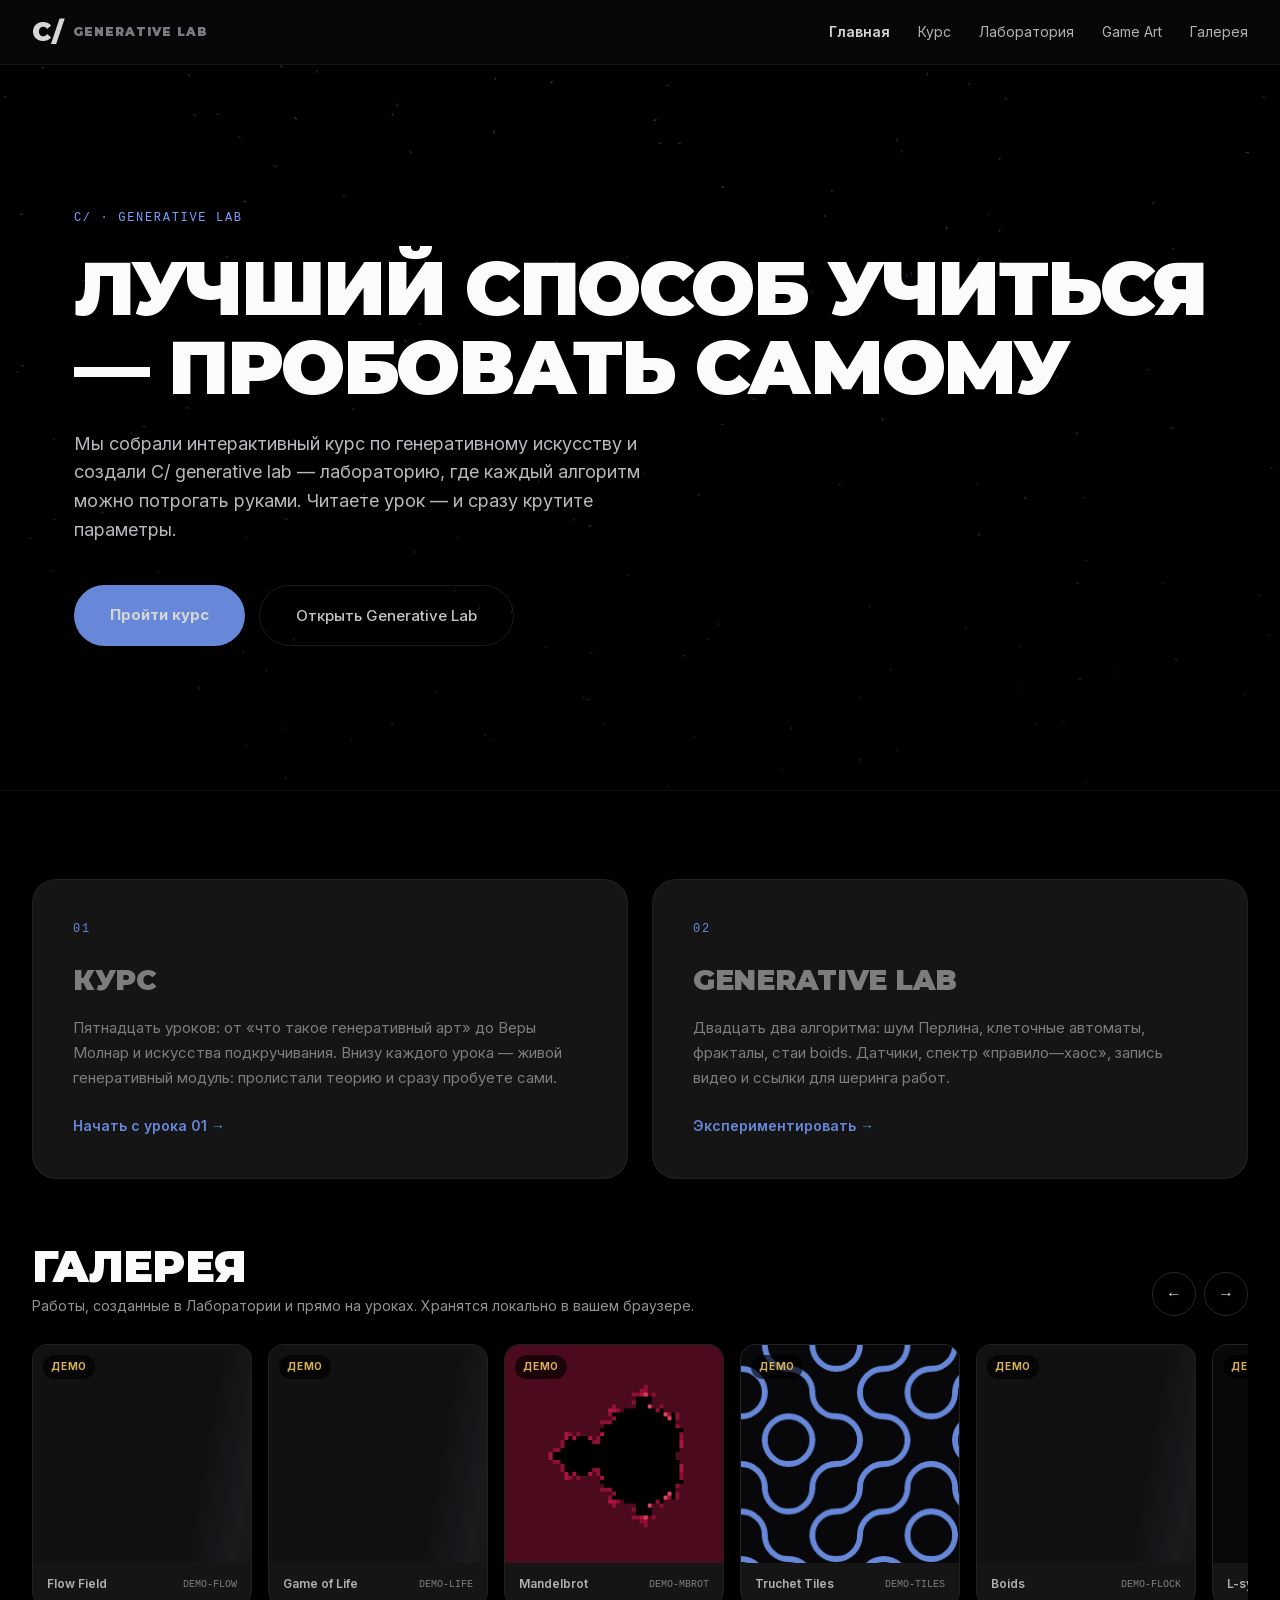
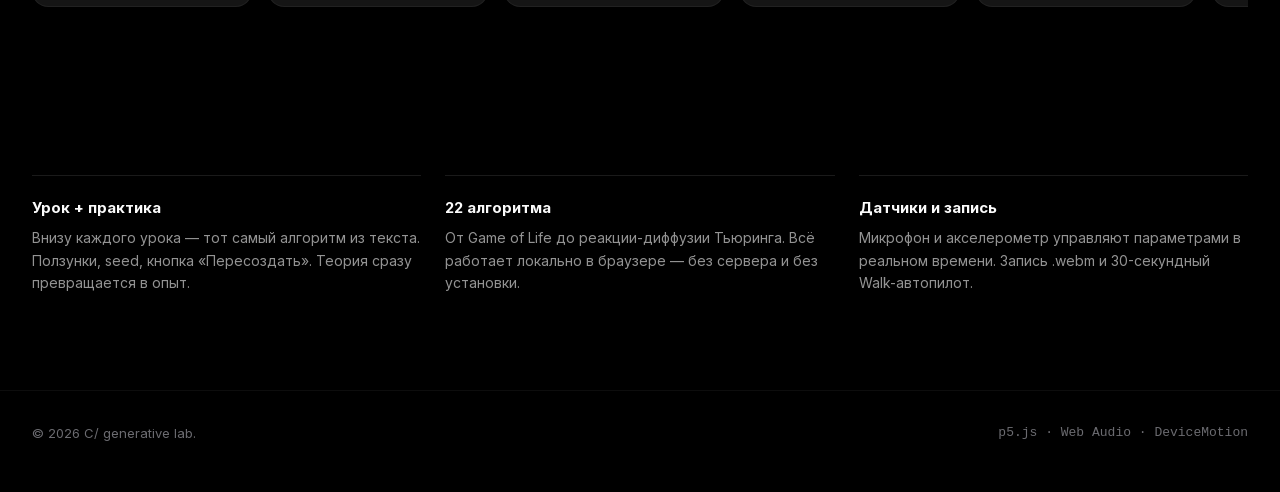
<file: index.html>
<!DOCTYPE html>
<html lang="ru">
<head>
  <meta charset="UTF-8" />
  <meta name="viewport" content="width=device-width, initial-scale=1.0" />
  <title>C/ generative lab — курс и лаборатория по генеративному искусству</title>
  <link rel="stylesheet" href="assets/styles.css" />
</head>
<body>
  <header class="site-header">
    <div class="wrap">
      <a class="brand" href="index.html">C/<span class="brand-sub">generative lab</span></a>
      <nav class="nav">
        <a href="index.html" class="active">Главная</a>
        <a href="course.html">Курс</a>
        <a href="lab.html">Лаборатория</a>
        <a href="games/index.html">Game Art</a>
        <a href="#gallery" class="nav-anchor">Галерея</a>
      </nav>
    </div>
  </header>

  <section class="landing-hero">
    <canvas id="heroCanvas"></canvas>
    <div class="wrap">
      <div class="hero-kicker">C/ · Generative Lab</div>
      <h1>Лучший способ учиться<br />— пробовать самому</h1>
      <p class="hero-sub">Мы собрали интерактивный курс по генеративному искусству и создали C/ generative lab — лабораторию, где каждый алгоритм можно потрогать руками. Читаете урок — и сразу крутите параметры.</p>
      <div class="hero-cta">
        <a class="btn btn-primary btn-xl" href="course.html">Пройти курс</a>
        <a class="btn btn-ghost btn-xl" href="lab.html">Открыть Generative Lab</a>
      </div>
    </div>
  </section>

  <main class="wrap">
    <div class="path-grid">
      <a class="path-card" href="course.html">
        <div class="num">01</div>
        <h3>Курс</h3>
        <p>Пятнадцать уроков: от «что такое генеративный арт» до Веры Молнар и искусства подкручивания. Внизу каждого урока — живой генеративный модуль: пролистали теорию и сразу пробуете сами.</p>
        <span class="go">Начать с урока 01 →</span>
      </a>
      <a class="path-card" href="lab.html">
        <div class="num">02</div>
        <h3>Generative Lab</h3>
        <p>Двадцать два алгоритма: шум Перлина, клеточные автоматы, фракталы, стаи boids. Датчики, спектр «правило—хаос», запись видео и ссылки для шеринга работ.</p>
        <span class="go">Экспериментировать →</span>
      </a>
    </div>

    <section class="landing-gallery" id="gallery">
      <div class="section-head">
        <div>
          <h2>Галерея</h2>
          <p>Работы, созданные в Лаборатории и прямо на уроках. Хранятся локально в вашем браузере.</p>
        </div>
        <div class="lg-nav">
          <button class="lg-arrow" id="lgPrev" aria-label="Назад">←</button>
          <button class="lg-arrow" id="lgNext" aria-label="Вперёд">→</button>
        </div>
      </div>
      <div class="lg-track" id="lgTrack"></div>
    </section>

    <div class="features">
      <div class="feature">
        <h4>Урок + практика</h4>
        <p>Внизу каждого урока — тот самый алгоритм из текста. Ползунки, seed, кнопка «Пересоздать». Теория сразу превращается в опыт.</p>
      </div>
      <div class="feature">
        <h4>22 алгоритма</h4>
        <p>От Game of Life до реакции-диффузии Тьюринга. Всё работает локально в браузере — без сервера и без установки.</p>
      </div>
      <div class="feature">
        <h4>Датчики и запись</h4>
        <p>Микрофон и акселерометр управляют параметрами в реальном времени. Запись .webm и 30-секундный Walk-автопилот.</p>
      </div>
    </div>
  </main>

  <footer>
    <div class="wrap">
      <span>© 2026 C/ generative lab.</span>
      <span class="mono" style="color:#6b6b70;">p5.js · Web Audio · DeviceMotion</span>
    </div>
  </footer>

  <script>
    // Генеративный фон hero: потоковое поле на чистом canvas 2D
    (function () {
      const cv = document.getElementById('heroCanvas');
      const ctx = cv.getContext('2d');
      const reduced = window.matchMedia && window.matchMedia('(prefers-reduced-motion: reduce)').matches;
      let W = 0, H = 0, parts = [];
      const COLORS = ['121,160,255', '255,209,102', '6,214,160', '239,71,111'];
      function resize() {
        W = cv.width = cv.clientWidth;
        H = cv.height = cv.clientHeight;
        ctx.fillStyle = '#000';
        ctx.fillRect(0, 0, W, H);
      }
      function spawn(p) {
        p.x = Math.random() * W;
        p.y = Math.random() * H;
        p.c = COLORS[(Math.random() * COLORS.length) | 0];
        return p;
      }
      function init() {
        parts = [];
        const n = Math.min(320, Math.max(80, Math.floor(W * H / 6000)));
        for (let i = 0; i < n; i++) parts.push(spawn({}));
      }
      let t = Math.random() * 100;
      function frame() {
        t += 0.004;
        ctx.fillStyle = 'rgba(0,0,0,0.05)';
        ctx.fillRect(0, 0, W, H);
        ctx.lineWidth = 1.2;
        for (const p of parts) {
          const a = Math.sin(p.x * 0.0024 + t * 1.7) + Math.cos(p.y * 0.0021 - t * 1.1);
          const ang = a * Math.PI;
          const nx = p.x + Math.cos(ang) * 1.6;
          const ny = p.y + Math.sin(ang) * 1.6;
          ctx.strokeStyle = 'rgba(' + p.c + ',0.5)';
          ctx.beginPath();
          ctx.moveTo(p.x, p.y);
          ctx.lineTo(nx, ny);
          ctx.stroke();
          p.x = nx; p.y = ny;
          if (p.x < -10 || p.x > W + 10 || p.y < -10 || p.y > H + 10 || Math.random() < 0.002) spawn(p);
        }
        if (!reduced) requestAnimationFrame(frame);
      }
      resize(); init();
      window.addEventListener('resize', () => { resize(); init(); if (reduced) frame(); });
      requestAnimationFrame(frame);
    })();
  </script>

  <script>
    // Галерея-карусель: работы из общей коллекции, иначе — демо, сгенерированные на лету
    (function () {
      const track = document.getElementById('lgTrack');
      const LABELS = { perlin_noise: 'Perlin Noise', flow_field: 'Flow Field', curl_noise: 'Curl Noise', wave_interference: 'Wave Interference', truchet: 'Truchet Tiles', phyllotaxis: 'Phyllotaxis', game_of_life: 'Game of Life', maze: 'Maze', spirograph: 'Spirograph', pythagoras: 'Pythagoras Tree', barnsley: 'Barnsley Fern', lorenz: 'Lorenz', clifford: 'Clifford', boids: 'Boids', reaction_diffusion: 'Reaction-Diffusion', mandelbrot: 'Mandelbrot', julia: 'Julia', voronoi: 'Voronoi', lsystem: 'L-systems', penrose: 'Penrose', lissajous: 'Lissajous', dla: 'DLA' };

      document.getElementById('lgPrev').addEventListener('click', () => track.scrollBy({ left: -480, behavior: 'smooth' }));
      document.getElementById('lgNext').addEventListener('click', () => track.scrollBy({ left: 480, behavior: 'smooth' }));

      function loadGallerySafe() {
        try { return JSON.parse(localStorage.getItem('cifra-gallery-v6') || '[]'); } catch { return []; }
      }

      function labLink(algoId, seed, config) {
        const url = new URL('lab.html', location.href);
        url.searchParams.set('algo', algoId);
        url.searchParams.set('seed', seed);
        if (config) {
          for (const [k, v2] of Object.entries(config)) {
            if (typeof v2 === 'number') url.searchParams.set(k, String(v2));
          }
        }
        return url.toString();
      }

      function makeCard(algoId, seed, isDemo) {
        const a = document.createElement('a');
        a.className = 'lg-card';
        a.href = labLink(algoId, seed, null);
        a.innerHTML = (isDemo ? '<span class="lg-demo">демо</span>' : '') +
          '<div class="lg-skeleton"></div>' +
          '<div class="lg-meta"><span class="lg-algo">' + (LABELS[algoId] || algoId) + '</span>' +
          '<span class="lg-seed">' + seed + '</span></div>';
        return a;
      }

      function fillCard(card, item) {
        card.href = labLink(item.algorithm, item.seed, item.config);
        const sk = card.querySelector('.lg-skeleton');
        if (sk) {
          const img = document.createElement('img');
          img.src = item.thumb;
          img.alt = item.algorithm + ' ' + item.seed;
          sk.replaceWith(img);
        }
      }

      const works = loadGallerySafe();
      if (works.length) {
        for (const w of works.slice(0, 24)) {
          const card = makeCard(w.algorithm, w.seed, false);
          track.appendChild(card);
          fillCard(card, w);
        }
        return;
      }

      // Коллекция пуста → лениво подгружаем движок и генерируем демо-работы
      const DEMOS = [
        { algo: 'flow_field', seed: 'DEMO-FLOW', frames: 140 },
        { algo: 'game_of_life', seed: 'DEMO-LIFE', frames: 80 },
        { algo: 'mandelbrot', seed: 'DEMO-MBROT', frames: 3 },
        { algo: 'truchet', seed: 'DEMO-TILES', frames: 3 },
        { algo: 'boids', seed: 'DEMO-FLOCK', frames: 100 },
        { algo: 'lsystem', seed: 'DEMO-TREE', frames: 3 },
      ];

      function loadScript(src) {
        return new Promise((res, rej) => {
          const sc = document.createElement('script');
          sc.src = src; sc.onload = res; sc.onerror = rej;
          document.head.appendChild(sc);
        });
      }

      function renderDemo(card, d) {
        return new Promise((resolve) => {
          const holder = document.createElement('div');
          holder.style.cssText = 'position:fixed;left:-9999px;top:0;width:220px;height:220px;pointer-events:none;';
          document.body.appendChild(holder);
          const mod = mountModule(holder, d.algo, {}, d.seed);
          const t0 = Date.now();
          const cleanup = () => { mod.remove(); holder.remove(); };
          const tick = () => {
            const p = mod._st.p;
            if (p && p.width > 20 && p.frameCount >= d.frames) {
              const thumb = mod.snapshot();
              fillCard(card, { algorithm: d.algo, seed: d.seed, thumb });
              cleanup(); resolve(); return;
            }
            if (Date.now() - t0 > 8000) {
              card.remove(); cleanup(); resolve(); return;
            }
            requestAnimationFrame(tick);
          };
          requestAnimationFrame(tick);
        });
      }

      (async () => {
        const cards = DEMOS.map(d => {
          const c = makeCard(d.algo, d.seed, true);
          track.appendChild(c);
          return c;
        });
        try {
          await loadScript('assets/p5.min.js');
          await loadScript('assets/engine.js');
        } catch {
          track.innerHTML = '<div class="lg-empty">Откройте Лабораторию и создайте первую работу — она появится здесь.</div>';
          return;
        }
        await Promise.all(DEMOS.map((d, i) => renderDemo(cards[i], d)));
        if (!track.children.length) {
          track.innerHTML = '<div class="lg-empty">Откройте Лабораторию и создайте первую работу — она появится здесь.</div>';
        }
      })();
    })();
  </script>
</body>
</html>
</file>
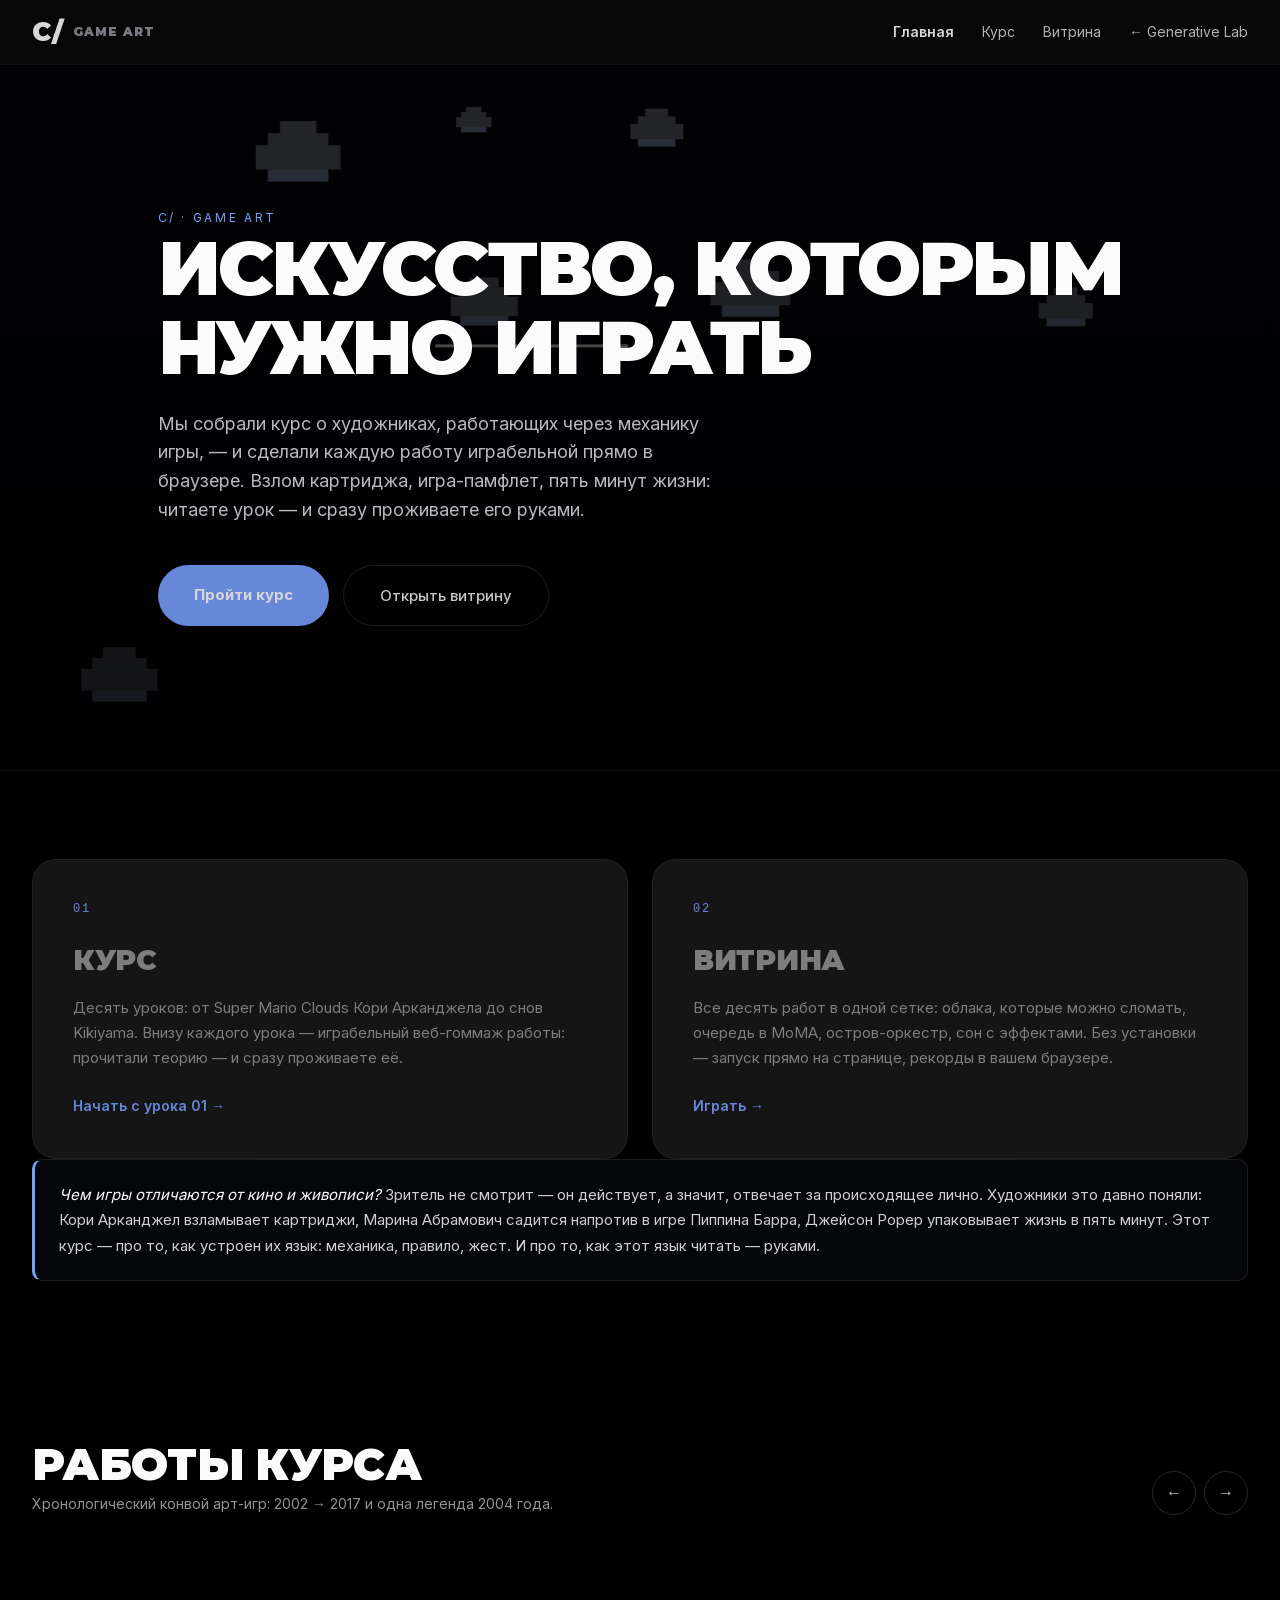
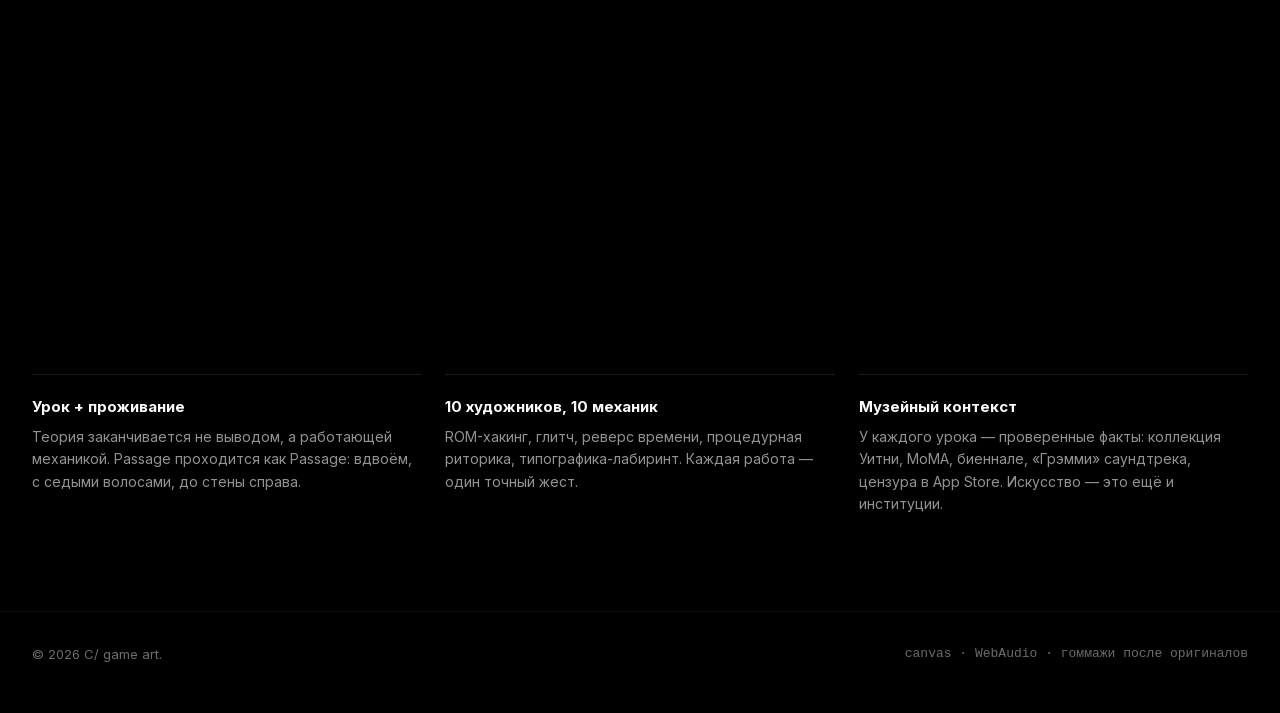
<file: games/index.html>
<!DOCTYPE html>
<html lang="ru">
<head>
  <meta charset="UTF-8" />
  <meta name="viewport" content="width=device-width, initial-scale=1.0" />
  <title>C/ game art — курс и витрина арт-игр</title>
  <link rel="stylesheet" href="../assets/styles.css" />
  <link rel="stylesheet" href="assets/games.css" />
</head>
<body>
  <header class="site-header">
    <div class="wrap">
      <a class="brand" href="index.html">C/<span class="brand-sub">game art</span></a>
      <nav class="nav">
        <a href="index.html" class="active">Главная</a>
        <a href="course.html">Курс</a>
        <a href="arcade.html">Витрина</a>
        <a href="../index.html" class="nav-anchor">← Generative Lab</a>
      </nav>
    </div>
  </header>

  <section class="landing-hero">
    <canvas id="heroCanvas"></canvas>
    <div class="wrap">
      <div class="ga-hero-kicker">C/ · Game Art</div>
      <h1>Искусство, которым<br />нужно играть</h1>
      <p class="hero-sub">Мы собрали курс о художниках, работающих через механику игры, — и сделали каждую работу играбельной прямо в браузере. Взлом картриджа, игра-памфлет, пять минут жизни: читаете урок — и сразу проживаете его руками.</p>
      <div class="hero-cta">
        <a class="btn btn-primary btn-xl" href="course.html">Пройти курс</a>
        <a class="btn btn-ghost btn-xl" href="arcade.html">Открыть витрину</a>
      </div>
    </div>
  </section>

  <main class="wrap">
    <div class="path-grid">
      <a class="path-card" href="course.html">
        <div class="num">01</div>
        <h3>Курс</h3>
        <p>Десять уроков: от Super Mario Clouds Кори Арканджела до снов Kikiyama. Внизу каждого урока — играбельный веб-гоммаж работы: прочитали теорию — и сразу проживаете её.</p>
        <span class="go">Начать с урока 01 →</span>
      </a>
      <a class="path-card" href="arcade.html">
        <div class="num">02</div>
        <h3>Витрина</h3>
        <p>Все десять работ в одной сетке: облака, которые можно сломать, очередь в MoMA, остров-оркестр, сон с эффектами. Без установки — запуск прямо на странице, рекорды в вашем браузере.</p>
        <span class="go">Играть →</span>
      </a>
    </div>

    <div class="ga-manifesto">
      <p><em>Чем игры отличаются от кино и живописи?</em> Зритель не смотрит — он действует, а значит, отвечает за происходящее лично. Художники это давно поняли: Кори Арканджел взламывает картриджи, Марина Абрамович садится напротив в игре Пиппина Барра, Джейсон Рорер упаковывает жизнь в пять минут. Этот курс — про то, как устроен их язык: механика, правило, жест. И про то, как этот язык читать — руками.</p>
    </div>

    <section class="landing-gallery">
      <div class="section-head">
        <div>
          <h2>Работы курса</h2>
          <p>Хронологический конвой арт-игр: 2002 → 2017 и одна легенда 2004 года.</p>
        </div>
        <div class="lg-nav">
          <button class="lg-arrow" id="lgPrev" aria-label="Назад">←</button>
          <button class="lg-arrow" id="lgNext" aria-label="Вперёд">→</button>
        </div>
      </div>
      <div class="lg-track" id="lgTrack"></div>
    </section>

    <div class="features">
      <div class="feature">
        <h4>Урок + проживание</h4>
        <p>Теория заканчивается не выводом, а работающей механикой. Passage проходится как Passage: вдвоём, с седыми волосами, до стены справа.</p>
      </div>
      <div class="feature">
        <h4>10 художников, 10 механик</h4>
        <p>ROM-хакинг, глитч, реверс времени, процедурная риторика, типографика-лабиринт. Каждая работа — один точный жест.</p>
      </div>
      <div class="feature">
        <h4>Музейный контекст</h4>
        <p>У каждого урока — проверенные факты: коллекция Уитни, MoMA, биеннале, «Грэмми» саундтрека, цензура в App Store. Искусство — это ещё и институции.</p>
      </div>
    </div>
  </main>

  <footer>
    <div class="wrap">
      <span>© 2026 C/ game art.</span>
      <span class="mono" style="color:#6b6b70;">canvas · WebAudio · гоммажи после оригиналов</span>
    </div>
  </footer>

  <script>
    // Фон героя: пиксельные облака, дрейф и глитч-помехи (после Arcangel & JODI)
    (function () {
      const cv = document.getElementById('heroCanvas');
      const ctx = cv.getContext('2d');
      const reduced = window.matchMedia && window.matchMedia('(prefers-reduced-motion: reduce)').matches;
      let W = 0, H = 0, clouds = [], glitches = [], t = 0;
      function resize() {
        W = cv.width = cv.clientWidth; H = cv.height = cv.clientHeight;
        ctx.fillStyle = '#05060a'; ctx.fillRect(0, 0, W, H);
        clouds = [];
        const n = Math.max(6, Math.floor(W / 180));
        for (let i = 0; i < n; i++) clouds.push({ x: Math.random() * W, y: 30 + Math.random() * (H - 120), s: 0.7 + Math.random() * 1.3, v: 0.2 + Math.random() * 0.5 });
      }
      function cloud(x, y, k) {
        const u = 7 * k;
        ctx.fillStyle = 'rgba(235,238,255,0.16)';
        [[1,5],[0,7],[0,7],[1,5]].forEach((r, i) => ctx.fillRect(x + r[0] * u, y + i * u, r[1] * u, u));
        ctx.fillRect(x + 2 * u, y - u, 3 * u, u);
        ctx.fillStyle = 'rgba(121,160,255,0.10)';
        ctx.fillRect(x + u, y + 3 * u, 5 * u, u);
      }
      function frame() {
        t += 0.016;
        ctx.fillStyle = 'rgba(5,6,10,0.28)'; ctx.fillRect(0, 0, W, H);
        clouds.forEach(c => {
          c.x -= c.v; if (c.x < -140) { c.x = W + 40; c.y = 30 + Math.random() * (H - 120); }
          cloud(c.x, c.y, c.s);
        });
        // глитч-вспышки
        if (Math.random() < 0.03) glitches.push({ y: Math.random() * H, life: 0.12 + Math.random() * 0.15 });
        glitches = glitches.filter(g => (g.life -= 0.016) > 0);
        glitches.forEach(g => {
          ctx.fillStyle = Math.random() > 0.5 ? 'rgba(121,160,255,0.5)' : 'rgba(255,255,255,0.6)';
          ctx.fillRect(Math.random() * W * 0.8, g.y, 40 + Math.random() * 200, 3);
        });
        // редкий ASCII-шум
        if (Math.random() < 0.008) {
          ctx.font = '12px monospace'; ctx.fillStyle = 'rgba(155,227,107,0.5)';
          for (let i = 0; i < 6; i++) ctx.fillText(String.fromCharCode(33 + (Math.random() * 90) | 0), Math.random() * W, Math.random() * H);
        }
        if (!reduced) requestAnimationFrame(frame);
      }
      resize(); window.addEventListener('resize', resize);
      requestAnimationFrame(frame);
    })();

    // Лента работ: карточки-ссылки на витрину
    (function () {
      const track = document.getElementById('lgTrack');
      document.getElementById('lgPrev').addEventListener('click', () => track.scrollBy({ left: -480, behavior: 'smooth' }));
      document.getElementById('lgNext').addEventListener('click', () => track.scrollBy({ left: 480, behavior: 'smooth' }));
      const WORKS = [
        ['Super Mario Clouds', 'Cory Arcangel', '2002'],
        ['SOD', 'JODI', '1999'],
        ['Passage', 'Jason Rohrer', '2007'],
        ['The Graveyard', 'Tale of Tales', '2008'],
        ['McDonald\'s Videogame', 'Molleindustria', '2006'],
        ['The Artist Is Present', 'Pippin Barr', '2011'],
        ['Proteus', 'Ed Key & David Kanaga', '2013'],
        ['Everything', 'David OReilly', '2017'],
        ['DEVICE 6', 'Simogo', '2013'],
        ['Yume Nikki', 'Kikiyama', '2004'],
      ];
      WORKS.forEach((w, i) => {
        const a = document.createElement('a');
        a.className = 'lg-card';
        a.href = 'arcade.html';
        a.innerHTML = '<div class="lg-skeleton" style="display:flex;align-items:center;justify-content:center;color:#3a3a44;font:700 40px Inter,sans-serif;">' +
          String(i + 1).padStart(2, '0') + '</div>' +
          '<div class="lg-meta"><span class="lg-algo">' + w[0] + '</span><span class="lg-seed">' + w[1] + ' · ' + w[2] + '</span></div>';
        track.appendChild(a);
      });
    })();
  </script>
</body>
</html>
</file>
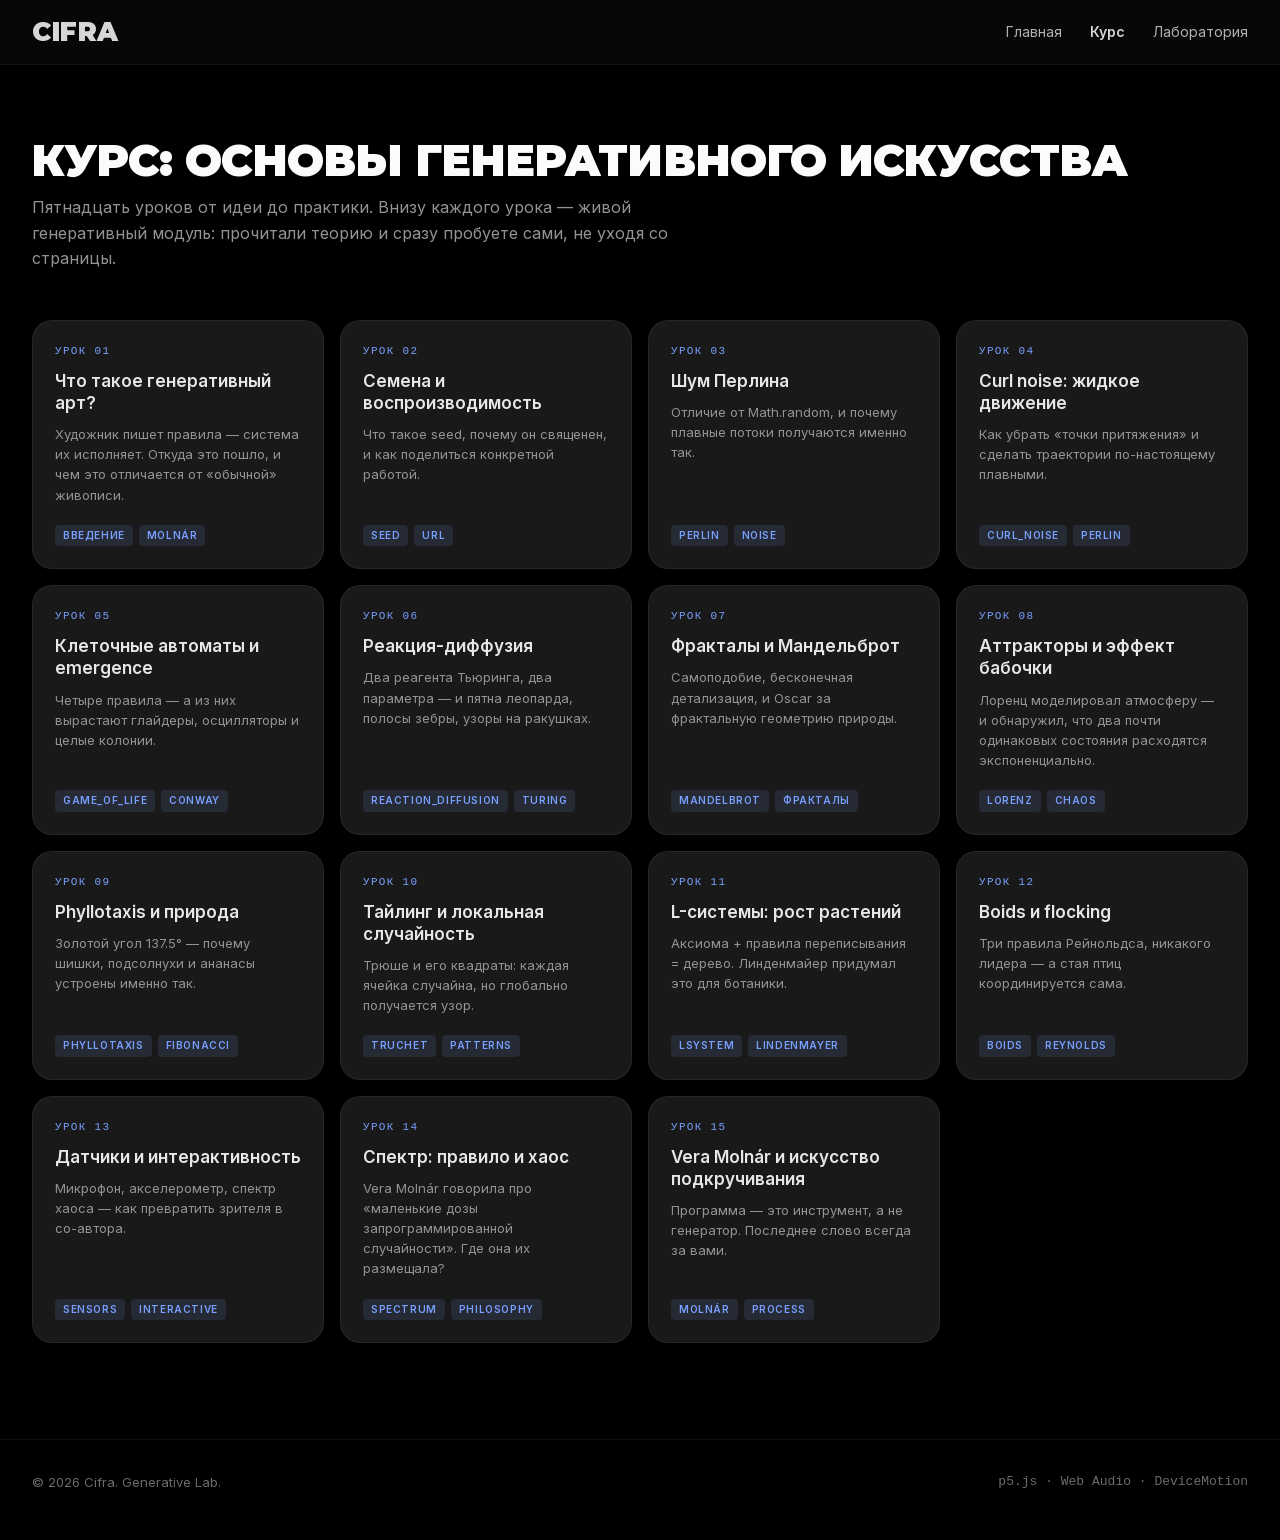
<file: course.html>
<!DOCTYPE html>
<html lang="ru">
<head>
  <meta charset="UTF-8" />
  <meta name="viewport" content="width=device-width, initial-scale=1.0" />
  <title>Cifra · Курс по генеративному искусству</title>
  <link rel="stylesheet" href="assets/styles.css" />
</head>
<body>
  <header class="site-header">
    <div class="wrap">
      <a class="brand" href="index.html">CIFRA</a>
      <nav class="nav">
        <a href="index.html">Главная</a>
        <a href="course.html" class="active">Курс</a>
        <a href="lab.html">Лаборатория</a>
      </nav>
    </div>
  </header>

  <main class="wrap">
    <div id="courseListView">
      <div class="page-head">
        <h1>Курс: основы генеративного искусства</h1>
        <p>Пятнадцать уроков от идеи до практики. Внизу каждого урока — живой генеративный модуль: прочитали теорию и сразу пробуете сами, не уходя со страницы.</p>
      </div>
      <div class="course-grid" id="courseGrid"></div>
    </div>
    <div id="lessonView" style="display: none;"></div>
  </main>

  <footer>
    <div class="wrap">
      <span>© 2026 Cifra. Generative Lab.</span>
      <span class="mono" style="color:#6b6b70;">p5.js · Web Audio · DeviceMotion</span>
    </div>
  </footer>

  <div class="toast" id="toast"></div>

  <script src="assets/p5.min.js"></script>
  <script src="assets/engine.js"></script>
  <script src="assets/course-data.js"></script>
  <script src="assets/course.js"></script>
</body>
</html>
</file>
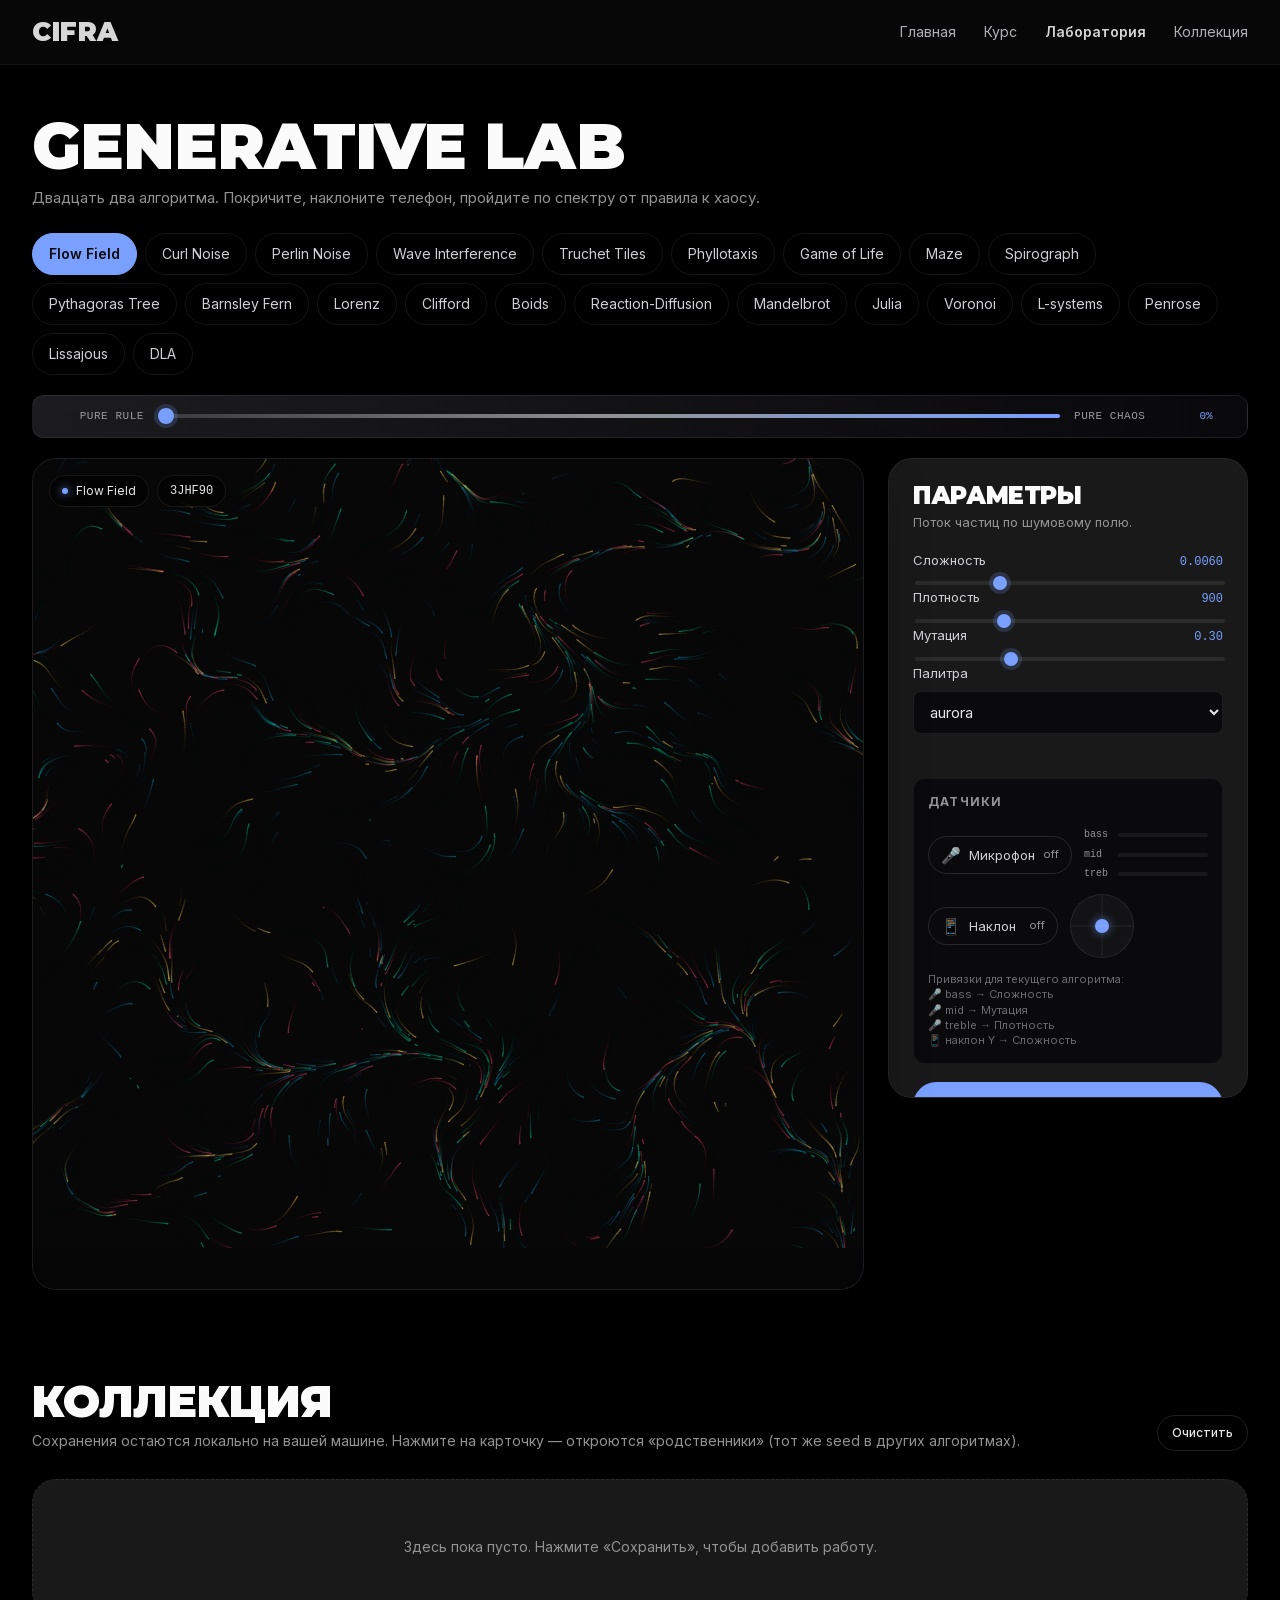
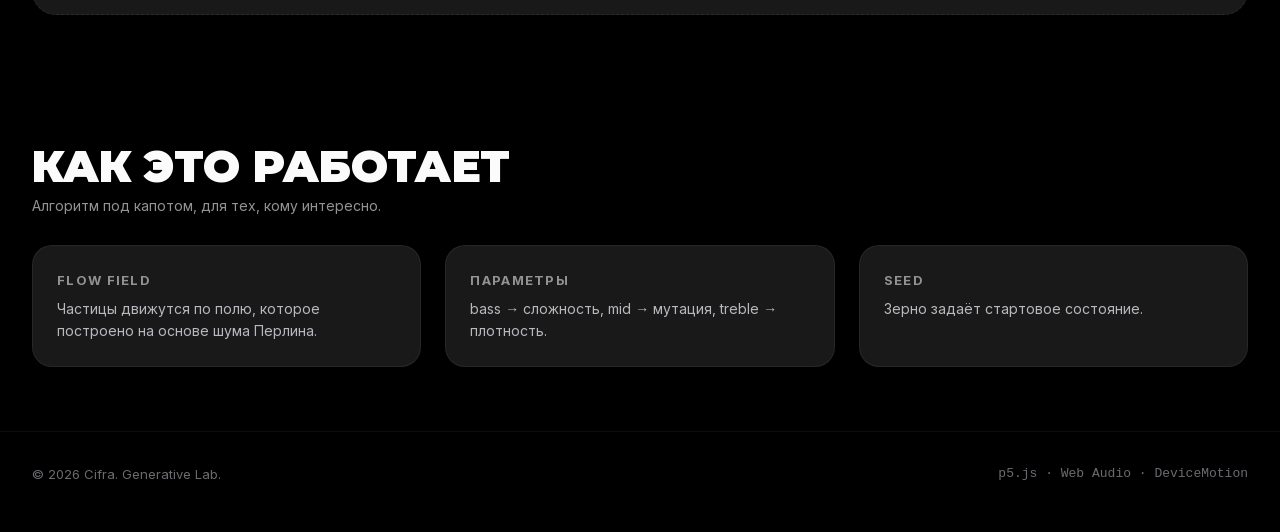
<file: lab.html>
<!DOCTYPE html>
<html lang="ru">
<head>
  <meta charset="UTF-8" />
  <meta name="viewport" content="width=device-width, initial-scale=1.0" />
  <title>Cifra · Generative Lab</title>
  <link rel="stylesheet" href="assets/styles.css" />
</head>
<body>
  <header class="site-header">
    <div class="wrap">
      <a class="brand" href="index.html">CIFRA</a>
      <nav class="nav">
        <a href="index.html">Главная</a>
        <a href="course.html">Курс</a>
        <a href="lab.html" class="active">Лаборатория</a>
        <a href="#gallery" class="nav-anchor">Коллекция</a>
      </nav>
    </div>
  </header>

  <main class="wrap">
    <section class="hero" id="generator">
      <div style="margin-bottom: 24px;">
        <h1>Generative Lab</h1>
        <p style="color: #939393; margin-top: 6px;">Двадцать два алгоритма. Покричите, наклоните телефон, пройдите по спектру от правила к хаосу.</p>
      </div>

      <div class="algo-tabs" id="algoTabs"></div>

      <div class="spectrum-bar">
        <span class="label left">Pure rule</span>
        <input type="range" id="spectrum" min="0" max="1" step="0.01" value="0" />
        <span class="label right">Pure chaos</span>
        <span class="spectrum-value" id="spectrumValue">0%</span>
      </div>

      <div class="generator">
        <div class="canvas-wrap">
          <div id="canvas-holder"></div>
          <div class="canvas-overlay">
            <span class="chip"><span class="dot"></span><span id="chipAlgo">Flow Field</span></span>
            <span class="chip mono" id="chipSeed">—</span>
          </div>
          <div class="rec-indicator" id="recIndicator">
            <span class="pulse"></span>
            <span>REC</span>
          </div>
          <div class="code-drawer" id="codeDrawer">
            <div class="code-drawer-header" id="codeDrawerHeader">
              <span class="title"><span class="icon">▶</span> <span>Код алгоритма</span></span>
              <button class="btn-mini" id="codeCopy">copy</button>
            </div>
            <pre id="codeContent"></pre>
          </div>
        </div>

        <aside class="controls">
          <div>
            <h2 id="algoTitle">Параметры</h2>
            <p class="muted" id="algoShort">—</p>
          </div>

          <div id="params"></div>

          <div class="divider"></div>

          <div class="sensors">
            <h3>Датчики</h3>
            <div class="sensor-row">
              <button id="micToggle" class="sensor-btn">
                <span class="icon">🎤</span>
                <span>Микрофон</span>
                <span class="state">off</span>
              </button>
              <div class="band-meters">
                <div class="band-row bass"><span class="band-label">bass</span><div class="band-bar"><div class="band-fill" id="bassBar"></div></div></div>
                <div class="band-row mid"><span class="band-label">mid</span><div class="band-bar"><div class="band-fill" id="midBar"></div></div></div>
                <div class="band-row treble"><span class="band-label">treb</span><div class="band-bar"><div class="band-fill" id="trebleBar"></div></div></div>
              </div>
            </div>
            <div class="sensor-row">
              <button id="tiltToggle" class="sensor-btn">
                <span class="icon">📱</span>
                <span>Наклон</span>
                <span class="state">off</span>
              </button>
              <div class="tilt-pad"><div class="tilt-dot" id="tiltDot"></div></div>
            </div>
            <p class="sensor-hint" id="sensorHint">Включите датчик, чтобы управлять параметром в реальном времени.</p>
          </div>

          <button id="regenerate" class="btn btn-primary">Пересоздать</button>

          <div class="seed">
            <span style="color:#939393;">Seed</span>
            <code id="seedDisplay">—</code>
            <button id="copySeed" title="Скопировать">copy</button>
          </div>

          <div style="display: grid; grid-template-columns: 1fr 1fr; gap: 8px;">
            <button id="save" class="btn btn-ghost">＋ Сохранить</button>
            <button id="share" class="btn btn-ghost">↗ Поделиться</button>
          </div>
          <button id="record" class="btn btn-ghost">⏺ Записать 3 сек</button>
          <button id="walk" class="btn btn-ghost">🚶 Walk 30 сек</button>

          <div class="daily-badge">
            <span class="label">📅 Сегодня:</span>
            <span class="date" id="dailyDate">—</span>
            <button id="dailyTake" title="Загрузить работу сегодняшнего дня">взять</button>
          </div>
        </aside>
      </div>
    </section>

    <section id="gallery">
      <div class="section-head">
        <div>
          <h2>Коллекция</h2>
          <p>Сохранения остаются локально на вашей машине. Нажмите на карточку — откроются «родственники» (тот же seed в других алгоритмах).</p>
        </div>
        <button id="clearGallery" class="btn btn-ghost" style="font-size: 12px; padding: 8px 14px;">Очистить</button>
      </div>
      <div id="galleryGrid" class="gallery"></div>
    </section>

    <section id="about">
      <div class="section-head">
        <div>
          <h2>Как это работает</h2>
          <p>Алгоритм под капотом, для тех, кому интересно.</p>
        </div>
      </div>
      <div class="about-grid" id="aboutGrid"></div>
    </section>
  </main>

  <footer>
    <div class="wrap">
      <span>© 2026 Cifra. Generative Lab.</span>
      <span class="mono" style="color:#6b6b70;">p5.js · Web Audio · DeviceMotion</span>
    </div>
  </footer>

  <div class="toast" id="toast">Сохранено</div>

  <div class="relatives-modal" id="relativesModal">
    <div class="relatives-content">
      <div style="display: flex; justify-content: space-between; align-items: start;">
        <div>
          <h3>Семья: <code id="relativesSeed" style="color: #79A0FF;"></code></h3>
          <p style="color: #939393; font-size: 13px; margin-top: 4px;">Тот же seed во всех алгоритмах. Нажмите, чтобы открыть.</p>
        </div>
        <button class="relatives-close" id="relativesClose">×</button>
      </div>
      <div class="relatives-grid" id="relativesGrid"></div>
    </div>
  </div>

  <div class="walk-modal" id="walkModal">
    <div class="walk-content">
      <div style="display: flex; justify-content: space-between; align-items: start;">
        <div>
          <h3 style="font-size: 20px;">Walk завершён</h3>
          <p style="color: #939393; font-size: 13px; margin-top: 4px;">30 секунд путешествия по пространству параметров. <span id="walkCount"></span></p>
        </div>
        <button class="relatives-close" id="walkClose">×</button>
      </div>
      <div class="walk-flipbook" id="walkFlipbook"></div>
      <div class="actions">
        <button class="btn btn-ghost" id="walkDownload">⤓ Скачать видео (.webm)</button>
        <button class="btn btn-primary" id="walkAgain">🔁 Повторить</button>
      </div>
    </div>
  </div>

  <script src="assets/p5.min.js"></script>
  <script src="assets/engine.js"></script>
  <script src="assets/lab.js"></script>
</body>
</html>
</file>
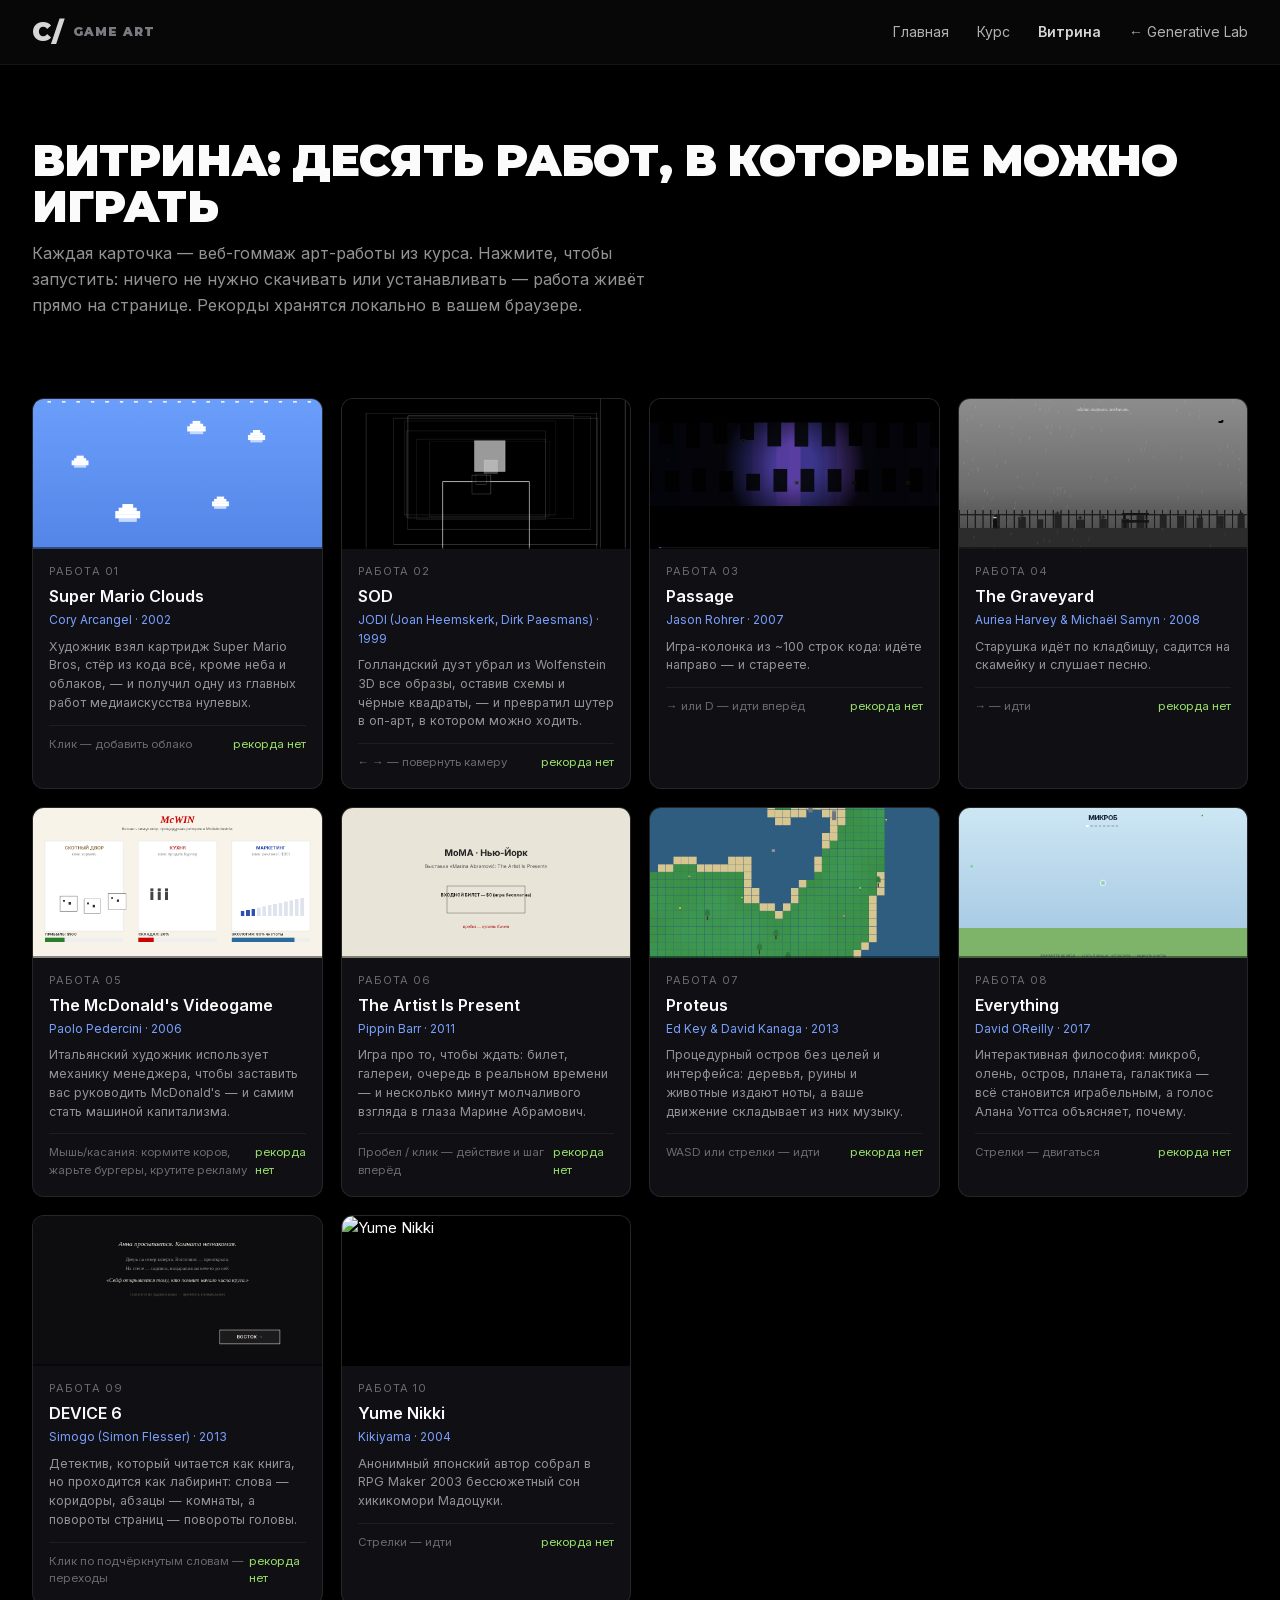
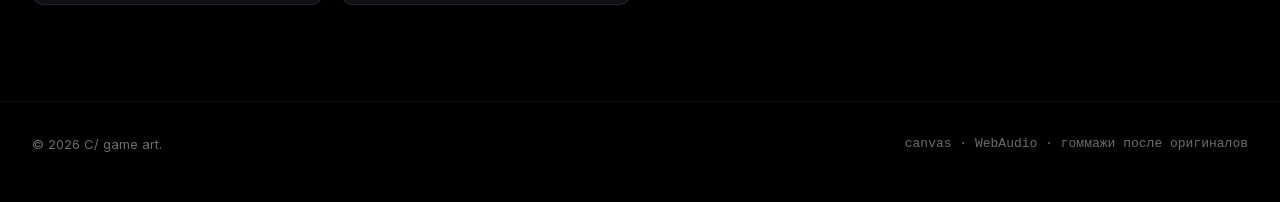
<file: games/arcade.html>
<!DOCTYPE html>
<html lang="ru">
<head>
  <meta charset="UTF-8" />
  <meta name="viewport" content="width=device-width, initial-scale=1.0" />
  <title>C/ game art — витрина работ</title>
  <link rel="stylesheet" href="../assets/styles.css" />
  <link rel="stylesheet" href="assets/games.css" />
</head>
<body>
  <header class="site-header">
    <div class="wrap">
      <a class="brand" href="index.html">C/<span class="brand-sub">game art</span></a>
      <nav class="nav">
        <a href="index.html">Главная</a>
        <a href="course.html">Курс</a>
        <a href="arcade.html" class="active">Витрина</a>
        <a href="../index.html" class="nav-anchor">← Generative Lab</a>
      </nav>
    </div>
  </header>

  <main class="wrap">
    <div class="page-head">
      <h1>Витрина: десять работ, в которые можно играть</h1>
      <p>Каждая карточка — веб-гоммаж арт-работы из курса. Нажмите, чтобы запустить: ничего не нужно скачивать или устанавливать — работа живёт прямо на странице. Рекорды хранятся локально в вашем браузере.</p>
    </div>
    <div class="arc-grid" id="arcGrid"></div>
  </main>

  <footer>
    <div class="wrap">
      <span>© 2026 C/ game art.</span>
      <span class="mono" style="color:#6b6b70;">canvas · WebAudio · гоммажи после оригиналов</span>
    </div>
  </footer>

  <div class="arc-modal" id="arcModal">
    <div class="arc-modal-box">
      <div class="arc-modal-head">
        <div>
          <h3 id="amTitle"></h3>
          <div class="sub" id="amSub"></div>
        </div>
        <div style="display:flex; gap:8px; align-items:center;">
          <a class="btn btn-ghost" id="amLesson" style="font-size:12px; padding:8px 14px;">о работе →</a>
          <button class="arc-modal-close" id="amClose" aria-label="Закрыть">×</button>
        </div>
      </div>
      <div id="amHolder"></div>
      <p class="ga-hint" id="amHint"></p>
    </div>
  </div>

  <script src="assets/games-data.js"></script>
  <script src="assets/games.js"></script>
  <script>
    const grid = document.getElementById('arcGrid');
    const modal = document.getElementById('arcModal');
    const holder = document.getElementById('amHolder');
    let current = null;

    function best(id) {
      try { return JSON.parse(localStorage.getItem('ga-best') || '{}')[id] ?? null; } catch { return null; }
    }
    function saveBest(id, s) {
      try {
        const all = JSON.parse(localStorage.getItem('ga-best') || '{}');
        if (s !== null && (all[id] === undefined || s > all[id])) { all[id] = s; localStorage.setItem('ga-best', JSON.stringify(all)); return true; }
      } catch { }
      return false;
    }

    const thumbs = {};
    function buildCards() {
      grid.innerHTML = '';
      GAME_COURSE.forEach((L, idx) => {
        const card = document.createElement('div');
        card.className = 'arc-card';
        const b = best(L.game);
        card.innerHTML = `
          <img class="arc-thumb" data-game="${L.game}" alt="${L.work}" />
          <div class="arc-body">
            <div class="arc-num">РАБОТА ${L.num}</div>
            <div class="arc-title">${L.work}</div>
            <div class="arc-artist">${L.artist} · ${L.year}</div>
            <p class="arc-desc">${L.summary.split('.')[0]}.</p>
            <div class="arc-foot">
              <span>${L.controls.split('·')[0]}</span>
              <span class="arc-best">${b === null ? 'рекорда нет' : 'лучший: ' + b}</span>
            </div>
          </div>`;
        card.addEventListener('click', () => openGame(idx));
        grid.appendChild(card);
      });
      // миниатюры: прогоняем каждую игру пару кадров в фоне
      document.querySelectorAll('.arc-thumb').forEach((img, i) => {
        const L = GAME_COURSE[i];
        if (thumbs[L.game]) { img.src = thumbs[L.game]; return; }
        const host = document.createElement('div');
        host.style.cssText = 'position:fixed;left:-9999px;top:0;width:640px;';
        document.body.appendChild(host);
        const api = GameArt.mountGame(host, L.game, {});
        setTimeout(() => {
          try { thumbs[L.game] = api.canvas.toDataURL('image/png'); img.src = thumbs[L.game]; } catch (e) { }
          api.destroy(); host.remove();
        }, 700 + i * 120);
      });
    }

    function openGame(idx) {
      const L = GAME_COURSE[idx];
      document.getElementById('amTitle').textContent = '«' + L.work + '» — ' + L.artist + ', ' + L.year;
      document.getElementById('amSub').textContent = 'веб-гоммаж · ' + L.title;
      document.getElementById('amLesson').href = 'course.html#/' + idx;
      document.getElementById('amHint').innerHTML = 'Управление: <code>' + L.controls + '</code>';
      holder.innerHTML = '';
      if (current) current.destroy();
      current = GameArt.mountGame(holder, L.game, {
        onScore(s) { saveBest(L.game, s); },
      });
      modal.classList.add('open');
      document.body.style.overflow = 'hidden';
    }

    function closeGame() {
      modal.classList.remove('open');
      document.body.style.overflow = '';
      if (current) { current.destroy(); current = null; }
      holder.innerHTML = '';
      buildCards();
    }

    document.getElementById('amClose').addEventListener('click', closeGame);
    modal.addEventListener('click', (e) => { if (e.target === modal) closeGame(); });
    window.addEventListener('keydown', (e) => { if (e.key === 'Escape' && modal.classList.contains('open')) closeGame(); });

    buildCards();
  </script>
</body>
</html>
</file>
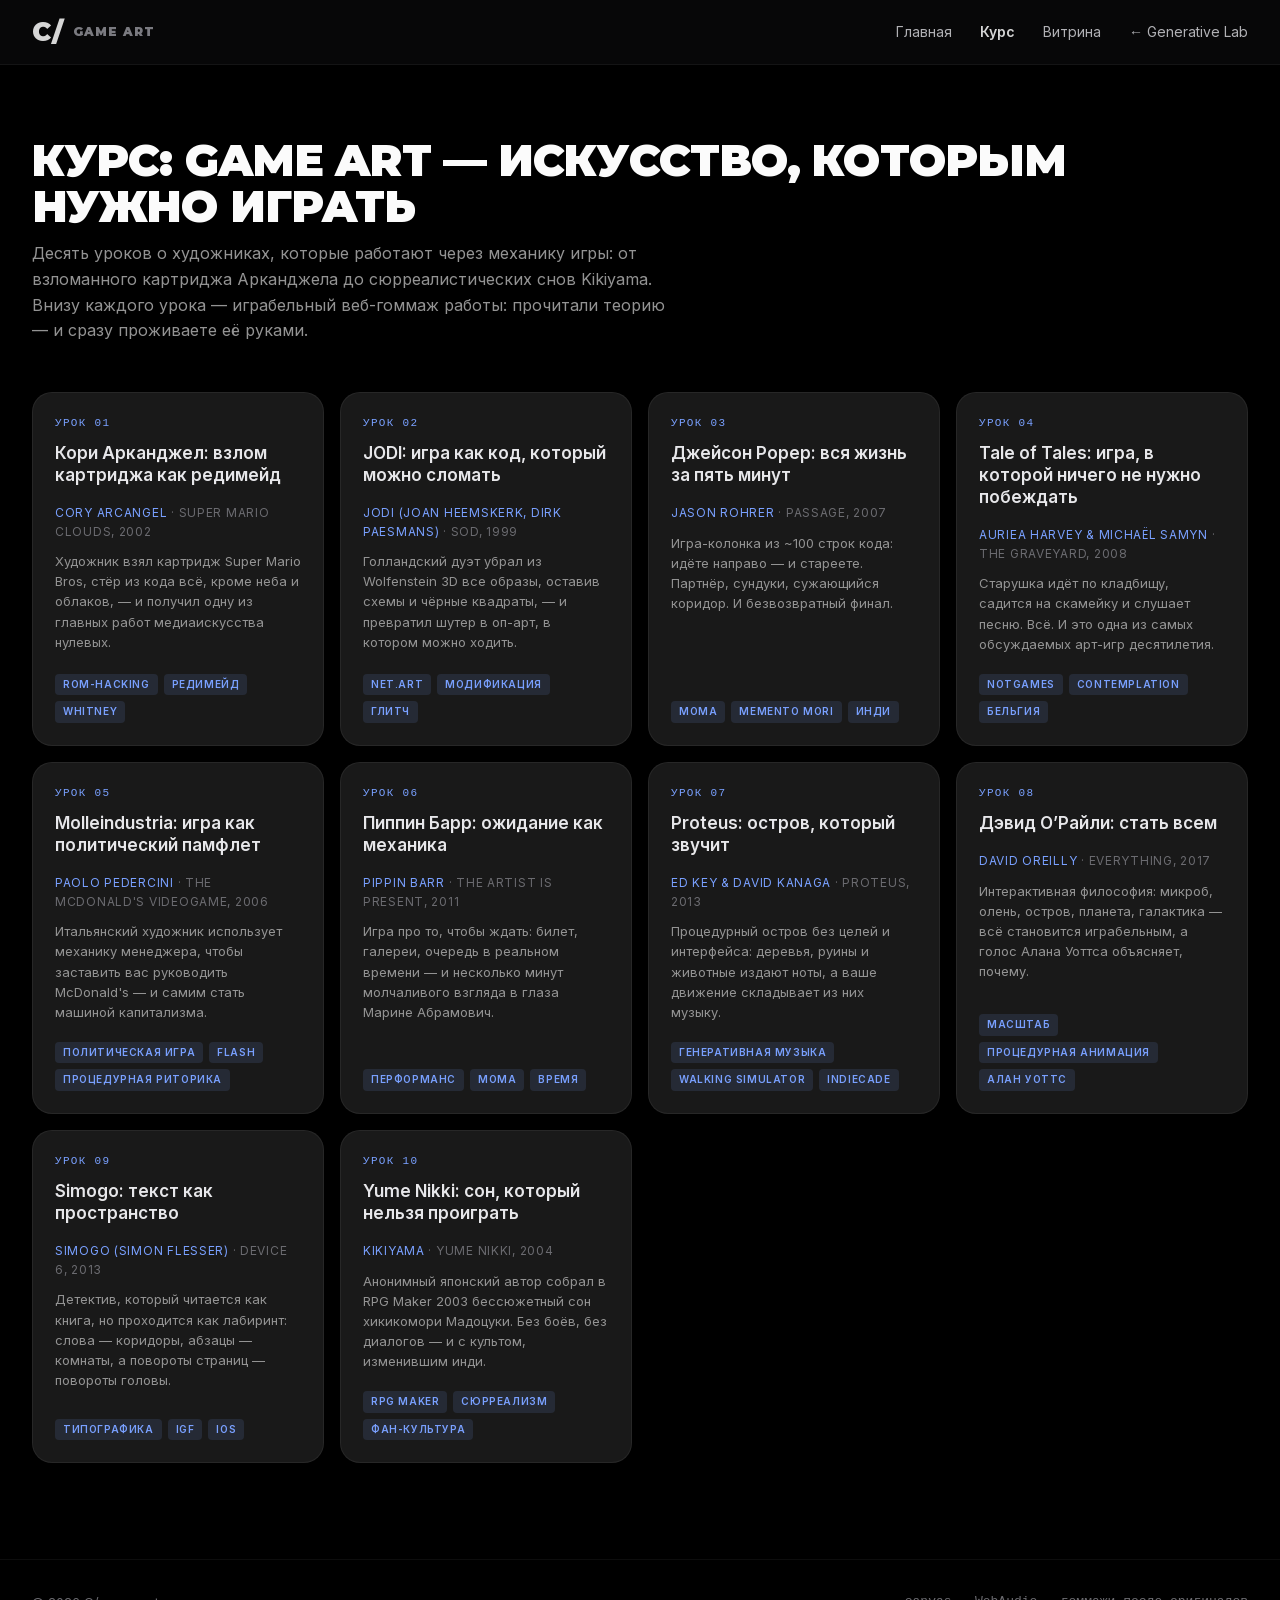
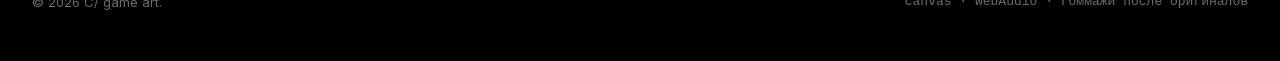
<file: games/course.html>
<!DOCTYPE html>
<html lang="ru">
<head>
  <meta charset="UTF-8" />
  <meta name="viewport" content="width=device-width, initial-scale=1.0" />
  <title>C/ game art — курс о художниках, работающих через игры</title>
  <link rel="stylesheet" href="../assets/styles.css" />
  <link rel="stylesheet" href="assets/games.css" />
</head>
<body>
  <header class="site-header">
    <div class="wrap">
      <a class="brand" href="index.html">C/<span class="brand-sub">game art</span></a>
      <nav class="nav">
        <a href="index.html">Главная</a>
        <a href="course.html" class="active">Курс</a>
        <a href="arcade.html">Витрина</a>
        <a href="../index.html" class="nav-anchor">← Generative Lab</a>
      </nav>
    </div>
  </header>

  <main class="wrap">
    <div id="courseListView">
      <div class="page-head">
        <h1>Курс: game art — искусство, которым нужно играть</h1>
        <p>Десять уроков о художниках, которые работают через механику игры: от взломанного картриджа Арканджела до сюрреалистических снов Kikiyama. Внизу каждого урока — играбельный веб-гоммаж работы: прочитали теорию — и сразу проживаете её руками.</p>
      </div>
      <div class="course-grid" id="courseGrid"></div>
    </div>
    <div id="lessonView" style="display: none;"></div>
  </main>

  <footer>
    <div class="wrap">
      <span>© 2026 C/ game art.</span>
      <span class="mono" style="color:#6b6b70;">canvas · WebAudio · гоммажи после оригиналов</span>
    </div>
  </footer>

  <div class="toast" id="toast"></div>

  <script src="assets/games-data.js"></script>
  <script src="assets/games.js"></script>
  <script>
    const $ = (id) => document.getElementById(id);
    let gameApi = null;
    let toastTimer = null;

    function showToast(msg) {
      const t = $('toast');
      if (!t) return;
      t.textContent = msg;
      t.classList.add('show');
      clearTimeout(toastTimer);
      toastTimer = setTimeout(() => t.classList.remove('show'), 1800);
    }

    function bestScore(id) {
      try { return JSON.parse(localStorage.getItem('ga-best') || '{}')[id] ?? null; } catch { return null; }
    }

    function renderGrid() {
      const grid = $('courseGrid');
      grid.innerHTML = '';
      const done = JSON.parse(localStorage.getItem('ga-done') || '[]');
      GAME_COURSE.forEach((lesson, idx) => {
        const card = document.createElement('div');
        card.className = 'course-card';
        const b = bestScore(lesson.game);
        card.innerHTML = `
          <div class="num">УРОК ${lesson.num}${done.includes(lesson.id) ? ' · ✓' : ''}</div>
          <h4>${lesson.title}</h4>
          <div class="ga-artist">${lesson.artist} <span class="ga-year">· ${lesson.work}, ${lesson.year}</span></div>
          <p class="summary">${lesson.summary}</p>
          <div class="tags">${lesson.tags.map(t => `<span class="tag">${t}</span>`).join('')}</div>
        `;
        card.addEventListener('click', () => { location.hash = '#/' + idx; });
        grid.appendChild(card);
      });
    }

    function destroyGame() {
      if (gameApi) { gameApi.destroy(); gameApi = null; }
    }

    function markDone(id) {
      try {
        const done = JSON.parse(localStorage.getItem('ga-done') || '[]');
        if (!done.includes(id)) { done.push(id); localStorage.setItem('ga-done', JSON.stringify(done)); }
      } catch { }
    }

    function saveBest(gameId, score) {
      try {
        const all = JSON.parse(localStorage.getItem('ga-best') || '{}');
        if (score !== null && (all[gameId] === undefined || score > all[gameId])) {
          all[gameId] = score;
          localStorage.setItem('ga-best', JSON.stringify(all));
          return true;
        }
      } catch { }
      return false;
    }

    function showLesson(idx) {
      const lesson = GAME_COURSE[idx];
      if (!lesson) { location.hash = '#/'; return; }
      destroyGame();
      $('courseListView').style.display = 'none';
      const view = $('lessonView');
      view.style.display = 'block';

      const prevBtn = idx === 0
        ? '<span class="btn btn-ghost" style="opacity:.4;pointer-events:none">← Назад</span>'
        : `<a class="btn btn-ghost" href="#/${idx - 1}">← Урок ${GAME_COURSE[idx - 1].num}</a>`;
      const nextBtn = idx === GAME_COURSE.length - 1
        ? '<span class="btn btn-ghost" style="opacity:.4;pointer-events:none">Далее →</span>'
        : `<a class="btn btn-ghost" href="#/${idx + 1}">Урок ${GAME_COURSE[idx + 1].num} →</a>`;

      view.innerHTML = `
        <a class="back-link" href="#/">← Все уроки</a>
        <div class="lesson-content lesson-page">
          <div class="lesson-num">УРОК ${lesson.num} из ${String(GAME_COURSE.length).padStart(2, '0')}</div>
          <h2>${lesson.title}</h2>
          <p class="lesson-summary">${lesson.artist} · «${lesson.work}», ${lesson.year}. ${lesson.summary}</p>
          <div class="lesson-body">${lesson.body}</div>

          <div class="lesson-module">
            <div class="lm-head">
              <h4>Проживите работу</h4>
              <span class="lm-meta">веб-гоммаж после «${lesson.work}» (${lesson.year})</span>
            </div>
            <div class="lm-body">
              <div class="lm-canvas" id="gaHolder" style="grid-column: 1 / -1;"></div>
            </div>
            <p class="ga-hint">Управление: <code>${lesson.controls}</code>. Это художественная отсылка к оригиналу, а не копия: она повторяет механику и настроение работы ${lesson.artist}.</p>
            <div class="ga-actions">
              <button class="btn btn-primary" id="gaRestart">↺ Начать заново</button>
              <a class="btn btn-ghost" href="arcade.html">Витрина всех работ →</a>
              <span class="ga-score" id="gaScore"></span>
            </div>
          </div>

          <div class="exercise">
            <h5>Задание</h5>
            <p>${lesson.exercise}</p>
          </div>

          <div class="lesson-actions">
            <div class="nav-buttons">${prevBtn}${nextBtn}</div>
          </div>
        </div>
      `;
      window.scrollTo({ top: 0 });

      const scoreEl = $('gaScore');
      let recordBeaten = false;
      const refreshScore = (s) => {
        const b = bestScore(lesson.game);
        const tag = recordBeaten ? ' · новый рекорд ✦' : '';
        scoreEl.innerHTML = 'сейчас: <b>' + s + '</b> · лучший: <b>' + (b === null ? '—' : b) + '</b>' + tag;
      };
      refreshScore(0);

      gameApi = GameArt.mountGame($('gaHolder'), lesson.game, {
        onScore(s) {
          if (saveBest(lesson.game, s)) recordBeaten = true;
          refreshScore(s);
        },
        onEvent(name) {
          if (name === 'over') {
            markDone(lesson.id);
            showToast('Работа прожита ✦');
            renderGrid();
          }
        },
      });

      $('gaRestart').addEventListener('click', () => {
        if (gameApi) { gameApi.restart(); recordBeaten = false; showToast('Заново'); }
      });
    }

    function showList() {
      destroyGame();
      $('lessonView').style.display = 'none';
      $('courseListView').style.display = 'block';
      renderGrid();
    }

    function route() {
      const m = location.hash.match(/^#\/(\d+)$/);
      if (m) showLesson(parseInt(m[1], 10));
      else showList();
    }

    renderGrid();
    window.addEventListener('hashchange', route);
    route();
  </script>
</body>
</html>
</file>
